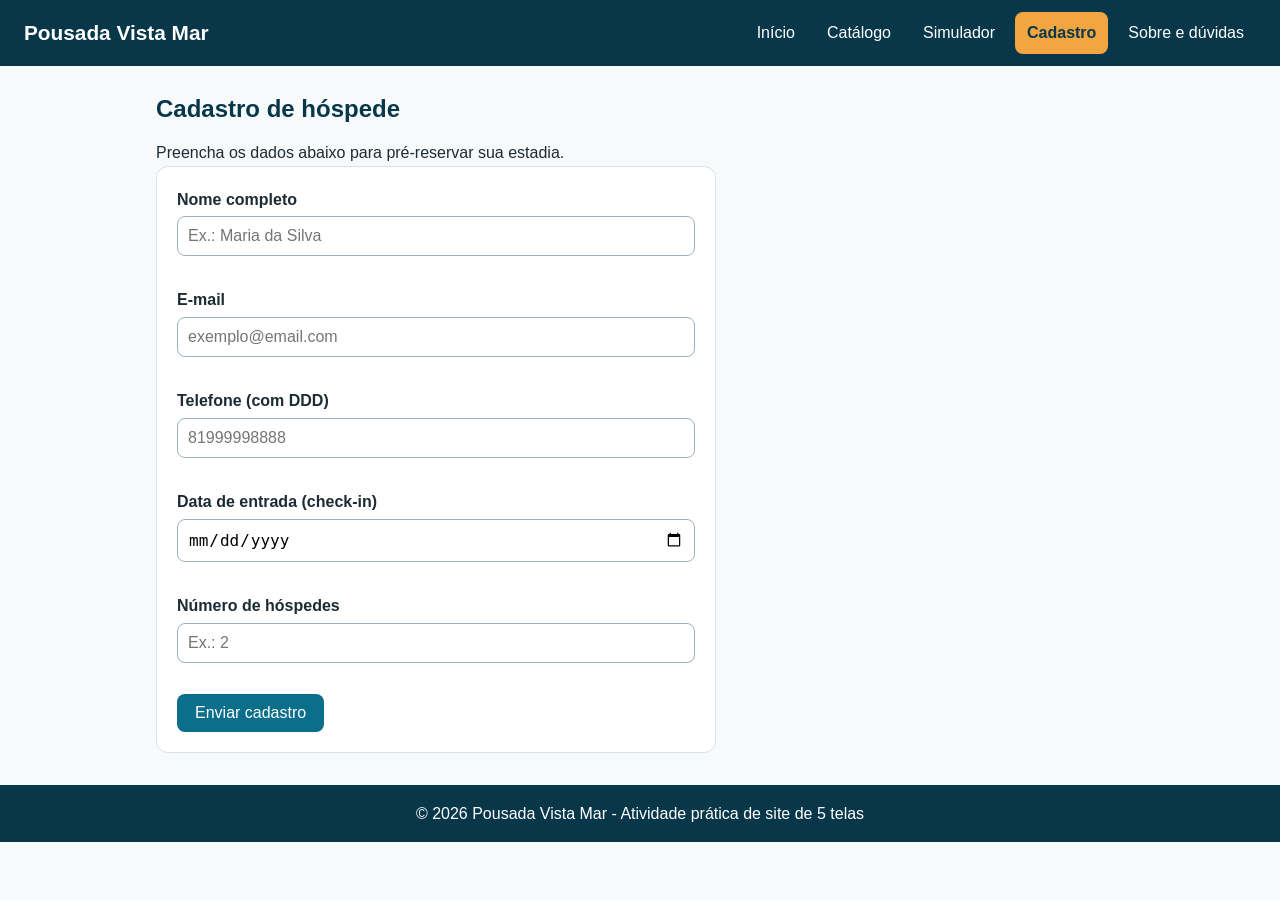
<file: cadastro.html>
<!DOCTYPE html>
<html lang="pt-BR">
<head>
  <meta charset="UTF-8">
  <meta name="viewport" content="width=device-width, initial-scale=1.0">
  <meta name="description" content="Cadastro de hóspedes da Pousada Vista Mar.">
  <title>Cadastro | Pousada Vista Mar</title>
  <link rel="stylesheet" href="style.css">
</head>
<body>
  <header class="topo">
    <h1>Pousada Vista Mar</h1>
    <nav class="menu" aria-label="Menu principal">
      <ul>
        <li><a href="index.html">Início</a></li>
        <li><a href="catalogo.html">Catálogo</a></li>
        <li><a href="simulador.html">Simulador</a></li>
        <li><a href="cadastro.html" aria-current="page">Cadastro</a></li>
        <li><a href="sobre.html">Sobre e dúvidas</a></li>
      </ul>
    </nav>
  </header>
  <main>
    <section>
      <h2>Cadastro de hóspede</h2>
      <p>Preencha os dados abaixo para pré-reservar sua estadia.</p>
      <!-- novalidate: desliga a validação do navegador para usarmos a nossa, em JavaScript -->
      <form id="form-cadastro" novalidate>
        <div class="campo">
          <label for="nome">Nome completo</label>
          <input type="text" id="nome" name="nome" placeholder="Ex.: Maria da Silva">
          <p class="erro" id="erro-nome"></p>
        </div>
        <div class="campo">
          <label for="email">E-mail</label>
          <input type="email" id="email" name="email" placeholder="exemplo@email.com">
          <p class="erro" id="erro-email"></p>
        </div>
        <div class="campo">
          <label for="telefone">Telefone (com DDD)</label>
          <input type="tel" id="telefone" name="telefone" placeholder="81999998888">
          <p class="erro" id="erro-telefone"></p>
        </div>
        <div class="campo">
          <label for="checkin">Data de entrada (check-in)</label>
          <input type="date" id="checkin" name="checkin">
          <p class="erro" id="erro-checkin"></p>
        </div>
        <div class="campo">
          <label for="hospedes">Número de hóspedes</label>
          <input type="number" id="hospedes" name="hospedes" min="1" max="10" placeholder="Ex.: 2">
          <p class="erro" id="erro-hospedes"></p>
        </div>
        <button type="submit">Enviar cadastro</button>
      </form>
      <div class="sucesso" id="mensagem-sucesso" role="status" hidden></div>
    </section>
  </main>
  <footer class="rodape">
    <p>&copy; 2026 Pousada Vista Mar - Atividade prática de site de 5 telas</p>
  </footer>
  <script src="script.js"></script>
</body>
</html>
</file>
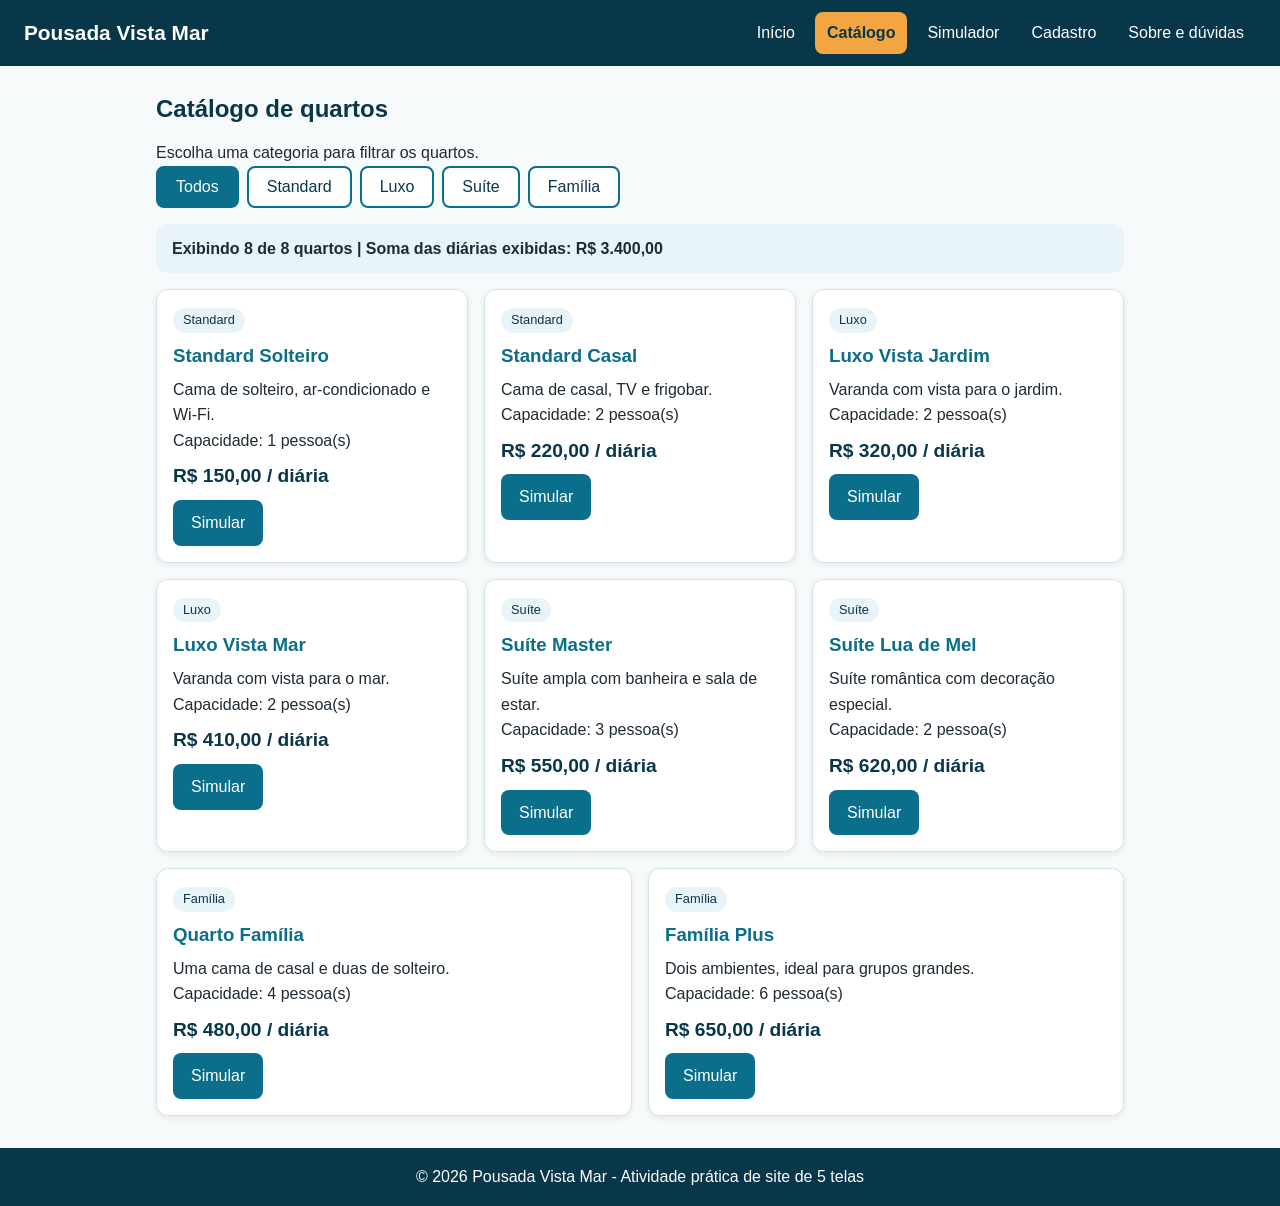
<file: catalogo.html>
<!DOCTYPE html>
<html lang="pt-BR">
<head>
  <meta charset="UTF-8">
  <meta name="viewport" content="width=device-width, initial-scale=1.0">
  <meta name="description" content="Catálogo de quartos da Pousada Vista Mar com filtro por categoria.">
  <title>Catálogo | Pousada Vista Mar</title>
  <link rel="stylesheet" href="style.css">
</head>
<body>
  <header class="topo">
    <h1>Pousada Vista Mar</h1>
    <nav class="menu" aria-label="Menu principal">
      <ul>
        <li><a href="index.html">Início</a></li>
        <li><a href="catalogo.html" aria-current="page">Catálogo</a></li>
        <li><a href="simulador.html">Simulador</a></li>
        <li><a href="cadastro.html">Cadastro</a></li>
        <li><a href="sobre.html">Sobre e dúvidas</a></li>
      </ul>
    </nav>
  </header>

  <main>
    <section>
      <h2>Catálogo de quartos</h2>
      <p>Escolha uma categoria para filtrar os quartos.</p>

      <!-- Botões de filtro: o JavaScript lê o data-categoria de cada um -->
      <div class="filtros" aria-label="Filtro por categoria">
        <button type="button" class="filtro ativo" data-categoria="Todos">Todos</button>
        <button type="button" class="filtro" data-categoria="Standard">Standard</button>
        <button type="button" class="filtro" data-categoria="Luxo">Luxo</button>
        <button type="button" class="filtro" data-categoria="Suíte">Suíte</button>
        <button type="button" class="filtro" data-categoria="Família">Família</button>
      </div>

      <!-- Contador de itens e total (preenchido pelo JavaScript) -->
      <p class="resumo-catalogo" id="contador" aria-live="polite"></p>

      <!-- Os cartões são criados pelo JavaScript a partir do array -->
      <div class="cards" id="lista-quartos"></div>
    </section>
  </main>

  <footer class="rodape">
    <p>&copy; 2026 Pousada Vista Mar - Atividade prática de site de 5 telas</p>
  </footer>

  <script src="script.js"></script>
</body>
</html>
</file>
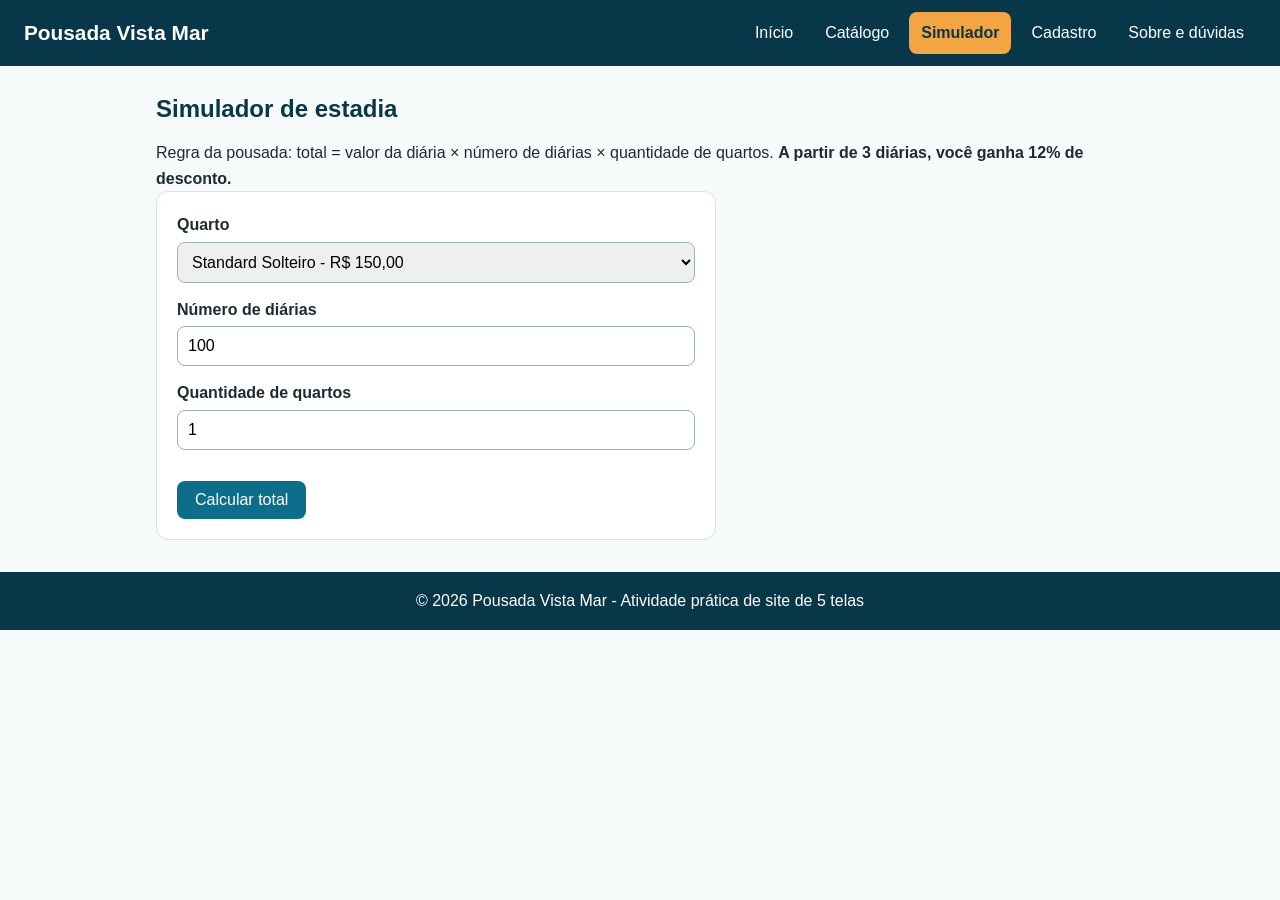
<file: Simulado.html>
<!DOCTYPE html>
<html lang="pt-BR">
<head>
  <meta charset="UTF-8">
  <meta name="viewport" content="width=device-width, initial-scale=1.0">
  <meta name="description" content="Simulador de estadia da Pousada Vista Mar: calcule o total com desconto.">
  <title>Simulador | Pousada Vista Mar</title>
  <link rel="stylesheet" href="style.css">
</head>
<body>
  <header class="topo">
    <h1>Pousada Vista Mar</h1>
    <nav class="menu" aria-label="Menu principal">
      <ul>
        <li><a href="index.html">Início</a></li>
        <li><a href="catalogo.html">Catálogo</a></li>
        <li><a href="simulador.html" aria-current="page">Simulador</a></li>
        <li><a href="cadastro.html">Cadastro</a></li>
        <li><a href="sobre.html">Sobre e dúvidas</a></li>
      </ul>
    </nav>
  </header>
  <main>
    <section>
      <h2>Simulador de estadia</h2>
      <p>
        Regra da pousada: total = valor da diária &times; número de diárias &times; quantidade de quartos.
        <strong>A partir de 3 diárias, você ganha 12% de desconto.</strong>
      </p>
      <form id="form-simulador" novalidate>
        <div class="campo">
          <label for="quarto">Quarto</label>
          <!-- As opções são criadas pelo JavaScript a partir do array -->
          <select id="quarto" name="quarto"></select>
        </div>
        <div class="campo">
          <label for="diarias">Número de diárias</label>
          <input type="number" id="diarias" name="diarias" min="1" value="100">
        </div>
        <div class="campo">
          <label for="quantidade">Quantidade de quartos</label>
          <input type="number" id="quantidade" name="quantidade" min="1" value="1">
        </div>
        <p class="erro" id="erro-simulador" role="alert"></p>
        <button type="submit">Calcular total</button>
      </form>
      <div class="resultado" id="resultado" aria-live="polite" hidden></div>
    </section>
  </main>
  <footer class="rodape">
    <p>&copy; 2026 Pousada Vista Mar - Atividade prática de site de 5 telas</p>
  </footer>
  <script src="script.js"></script>
</body>
</html>
</file>
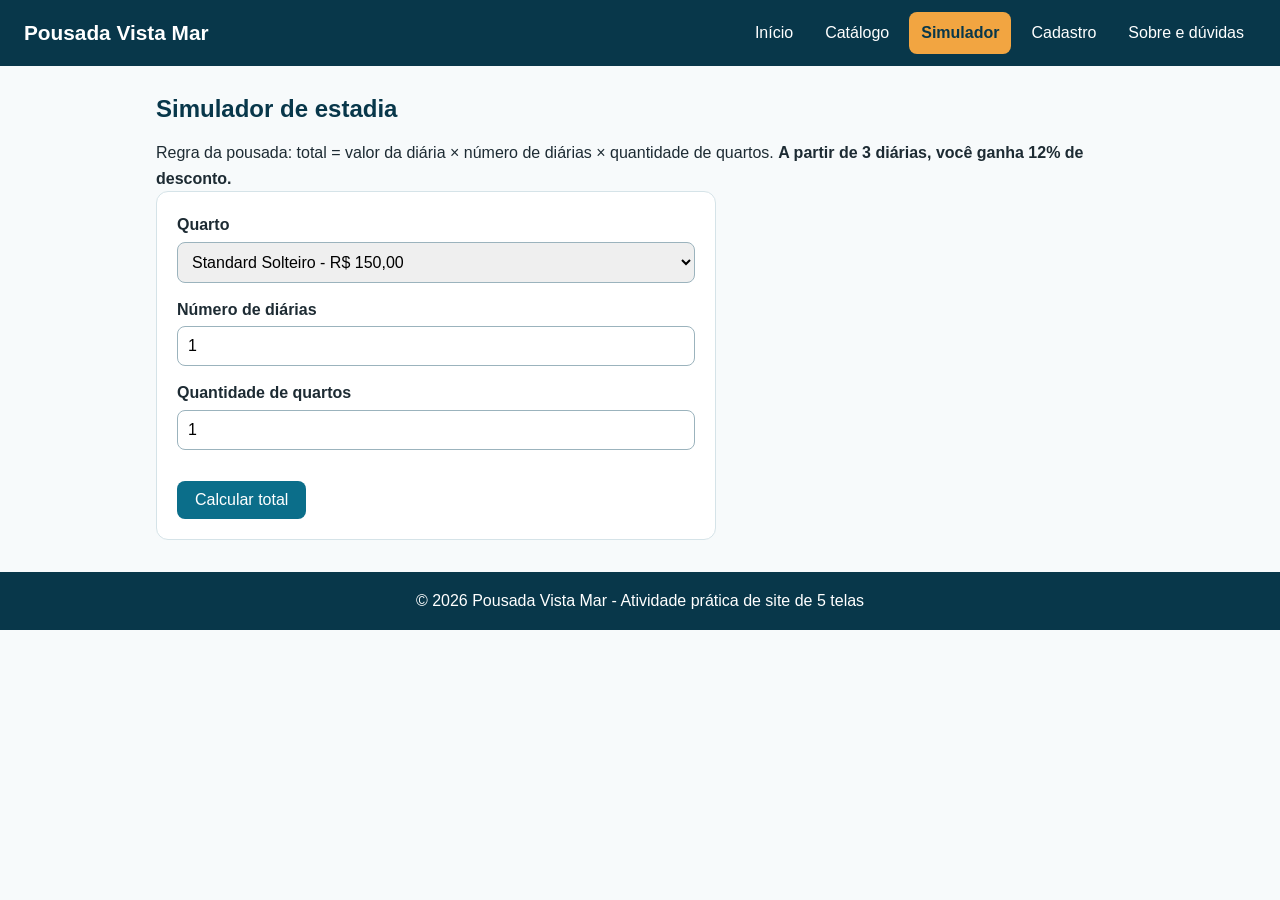
<file: Simulador.html>
<!DOCTYPE html>
<html lang="pt-BR">
<head>
  <meta charset="UTF-8">
  <meta name="viewport" content="width=device-width, initial-scale=1.0">
  <meta name="description" content="Simulador de estadia da Pousada Vista Mar: calcule o total com desconto.">
  <title>Simulador | Pousada Vista Mar</title>
  <link rel="stylesheet" href="style.css">
</head>
<body>
  <header class="topo">
    <h1>Pousada Vista Mar</h1>
    <nav class="menu" aria-label="Menu principal">
      <ul>
        <li><a href="index.html">Início</a></li>
        <li><a href="catalogo.html">Catálogo</a></li>
        <li><a href="simulador.html" aria-current="page">Simulador</a></li>
        <li><a href="cadastro.html">Cadastro</a></li>
        <li><a href="sobre.html">Sobre e dúvidas</a></li>
      </ul>
    </nav>
  </header>

  <main>
    <section>
      <h2>Simulador de estadia</h2>
      <p>
        Regra da pousada: total = valor da diária &times; número de diárias &times; quantidade de quartos.
        <strong>A partir de 3 diárias, você ganha 12% de desconto.</strong>
      </p>

      <form id="form-simulador" novalidate>
        <div class="campo">
          <label for="quarto">Quarto</label>
          <!-- As opções são criadas pelo JavaScript a partir do array -->
          <select id="quarto" name="quarto"></select>
        </div>

        <div class="campo">
          <label for="diarias">Número de diárias</label>
          <input type="number" id="diarias" name="diarias" min="1" value="1">
        </div>

        <div class="campo">
          <label for="quantidade">Quantidade de quartos</label>
          <input type="number" id="quantidade" name="quantidade" min="1" value="1">
        </div>

        <p class="erro" id="erro-simulador" role="alert"></p>

        <button type="submit">Calcular total</button>
      </form>

      <div class="resultado" id="resultado" aria-live="polite" hidden></div>
    </section>
  </main>

  <footer class="rodape">
    <p>&copy; 2026 Pousada Vista Mar - Atividade prática de site de 5 telas</p>
  </footer>

  <script src="script.js"></script>
</body>
</html>
</file>
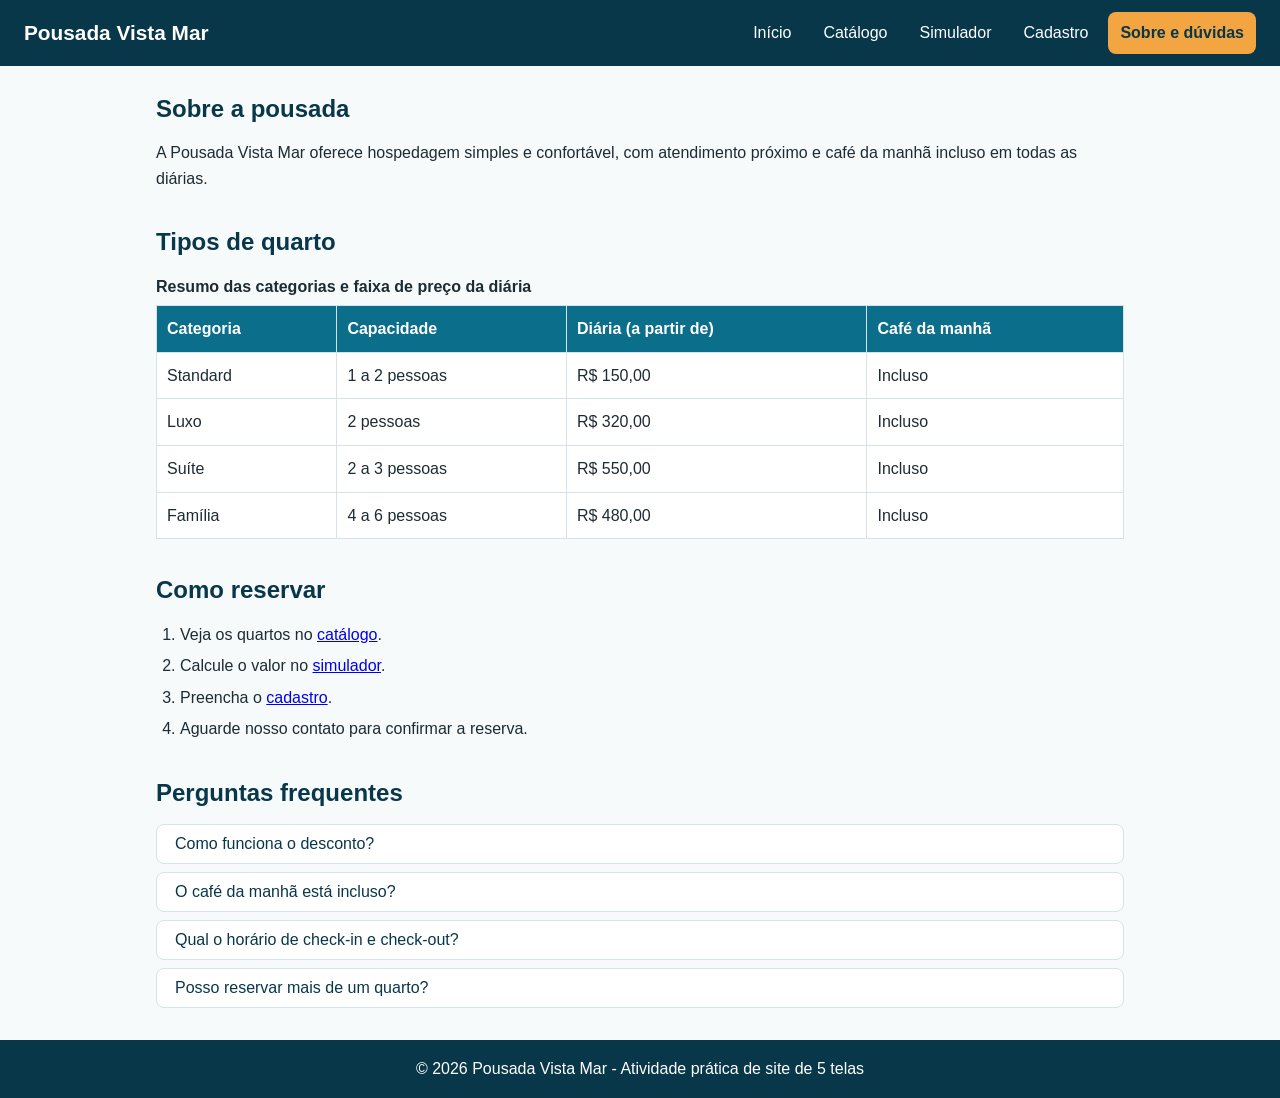
<file: sobre.html>
<!DOCTYPE html>
<html lang="pt-BR">
<head>
  <meta charset="UTF-8">
  <meta name="viewport" content="width=device-width, initial-scale=1.0">
  <meta name="description" content="Sobre a Pousada Vista Mar: tipos de quarto, como reservar e perguntas frequentes.">
  <title>Sobre e dúvidas | Pousada Vista Mar</title>
  <link rel="stylesheet" href="style.css">
</head>
<body>
  <header class="topo">
    <h1>Pousada Vista Mar</h1>
    <nav class="menu" aria-label="Menu principal">
      <ul>
        <li><a href="index.html">Início</a></li>
        <li><a href="catalogo.html">Catálogo</a></li>
        <li><a href="simulador.html">Simulador</a></li>
        <li><a href="cadastro.html">Cadastro</a></li>
        <li><a href="sobre.html" aria-current="page">Sobre e dúvidas</a></li>
      </ul>
    </nav>
  </header>
  <main>
    <section>
      <h2>Sobre a pousada</h2>
      <p>
        A Pousada Vista Mar oferece hospedagem simples e confortável, com atendimento
        próximo e café da manhã incluso em todas as diárias.
      </p>
    </section>
    <section>
      <h2>Tipos de quarto</h2>
      <table>
        <caption>Resumo das categorias e faixa de preço da diária</caption>
        <thead>
          <tr>
            <th scope="col">Categoria</th>
            <th scope="col">Capacidade</th>
            <th scope="col">Diária (a partir de)</th>
            <th scope="col">Café da manhã</th>
          </tr>
        </thead>
        <tbody>
          <tr>
            <td>Standard</td>
            <td>1 a 2 pessoas</td>
            <td>R$ 150,00</td>
            <td>Incluso</td>
          </tr>
          <tr>
            <td>Luxo</td>
            <td>2 pessoas</td>
            <td>R$ 320,00</td>
            <td>Incluso</td>
          </tr>
          <tr>
            <td>Suíte</td>
            <td>2 a 3 pessoas</td>
            <td>R$ 550,00</td>
            <td>Incluso</td>
          </tr>
          <tr>
            <td>Família</td>
            <td>4 a 6 pessoas</td>
            <td>R$ 480,00</td>
            <td>Incluso</td>
          </tr>
        </tbody>
      </table>
    </section>
    <section>
      <h2>Como reservar</h2>
      <ol>
        <li>Veja os quartos no <a href="catalogo.html">catálogo</a>.</li>
        <li>Calcule o valor no <a href="simulador.html">simulador</a>.</li>
        <li>Preencha o <a href="cadastro.html">cadastro</a>.</li>
        <li>Aguarde nosso contato para confirmar a reserva.</li>
      </ol>
    </section>
    <section>
      <h2>Perguntas frequentes</h2>
      <!-- Cada pergunta é um botão; ao clicar, o JavaScript mostra ou esconde a resposta -->
      <div class="faq-item">
        <button type="button" class="faq-pergunta" aria-expanded="false">Como funciona o desconto?</button>
        <p class="faq-resposta" hidden>A partir de 3 diárias, o valor total da estadia recebe 12% de desconto.</p>
      </div>
      <div class="faq-item">
        <button type="button" class="faq-pergunta" aria-expanded="false">O café da manhã está incluso?</button>
        <p class="faq-resposta" hidden>Sim, o café da manhã está incluso em todas as diárias, de todas as categorias.</p>
      </div>
      <div class="faq-item">
        <button type="button" class="faq-pergunta" aria-expanded="false">Qual o horário de check-in e check-out?</button>
        <p class="faq-resposta" hidden>O check-in começa às 14h e o check-out vai até as 12h.</p>
      </div>
      <div class="faq-item">
        <button type="button" class="faq-pergunta" aria-expanded="false">Posso reservar mais de um quarto?</button>
        <p class="faq-resposta" hidden>Pode. No simulador, informe a quantidade de quartos e veja o total.</p>
      </div>
    </section>
  </main>
  <footer class="rodape">
    <p>&copy; 2026 Pousada Vista Mar - Atividade prática de site de 5 telas</p>
  </footer>
  <script src="script.js"></script>
</body>
</html>
</file>
<file: style.css>
/* =========================================================
   style.css - Pousada Vista Mar
   Um único arquivo de estilos para as 5 telas.
   ========================================================= */

/* 1) VARIÁVEIS DE COR (:root)
   Para mudar o visual do site inteiro, basta trocar as cores aqui. */
:root {
  --cor-primaria: #0b6e8a;
  --cor-escura: #08374a;
  --cor-clara: #e8f4f8;
  --cor-destaque: #f2a541;
  --cor-texto: #1d2b33;
  --cor-borda: #d5e3e8;
  --cor-erro: #c0392b;
  --cor-ok: #1e8449;
  --raio: 12px;
}

/* 2) RESET BÁSICO
   box-sizing: border-box faz o padding entrar na largura do elemento. */
* {
  box-sizing: border-box;
  margin: 0;
  padding: 0;
}

body {
  font-family: Arial, Helvetica, sans-serif;
  color: var(--cor-texto);
  background: #f7fafb;
  line-height: 1.6;
}

/* 3) CABEÇALHO E MENU (mesmo menu nas 5 telas) */
.topo {
  background: var(--cor-escura);
  color: #fff;
  display: flex;
  justify-content: space-between;
  align-items: center;
  flex-wrap: wrap;
  gap: 12px;
  padding: 12px 24px;
}

.topo h1 {
  font-size: 1.3rem;
}

.menu ul {
  list-style: none;
  display: flex;
  flex-wrap: wrap;
  gap: 8px;
}

.menu a {
  color: #fff;
  text-decoration: none;
  padding: 8px 12px;
  border-radius: 8px;
  display: inline-block;
}

.menu a:hover,
.menu a:focus {
  background: var(--cor-primaria);
  outline: 2px solid var(--cor-destaque);
}

/* Link da página atual */
.menu a[aria-current="page"] {
  background: var(--cor-destaque);
  color: var(--cor-escura);
  font-weight: bold;
}

/* 4) CONTEÚDO PRINCIPAL */
main {
  max-width: 1000px;
  margin: 24px auto;
  padding: 0 16px;
}

main h2 {
  color: var(--cor-escura);
  margin-bottom: 12px;
}

section {
  margin-bottom: 32px;
}

.apresentacao img {
  width: 100%;
  height: auto;
  border-radius: var(--raio);
  margin: 12px 0;
}

/* 5) CARTÕES (flexbox + box model) */
.cards {
  display: flex;
  flex-wrap: wrap;
  gap: 16px;
}

.card {
  flex: 1 1 260px;
  background: #fff;
  border: 1px solid var(--cor-borda);
  border-radius: var(--raio);
  padding: 16px;
  box-shadow: 0 2px 6px rgba(0, 0, 0, 0.08);
  transition: transform 0.2s, box-shadow 0.2s;
}

.card:hover {
  transform: translateY(-4px);
  box-shadow: 0 6px 14px rgba(0, 0, 0, 0.15);
}

.card h3 {
  color: var(--cor-primaria);
  margin-bottom: 6px;
}

.etiqueta {
  display: inline-block;
  background: var(--cor-clara);
  color: var(--cor-escura);
  font-size: 0.8rem;
  padding: 2px 10px;
  border-radius: 20px;
  margin-bottom: 8px;
}

.preco {
  font-size: 1.2rem;
  font-weight: bold;
  color: var(--cor-escura);
  margin: 8px 0;
}

/* 6) BOTÕES E LINKS EM FORMA DE BOTÃO */
.botao,
button {
  background: var(--cor-primaria);
  color: #fff;
  border: none;
  padding: 10px 18px;
  border-radius: 8px;
  font-size: 1rem;
  cursor: pointer;
  text-decoration: none;
  display: inline-block;
}

.botao:hover,
button:hover {
  background: var(--cor-escura);
}

.botao:focus,
button:focus,
input:focus,
select:focus {
  outline: 3px solid var(--cor-destaque);
}

/* Botões de filtro do catálogo */
.filtros {
  display: flex;
  flex-wrap: wrap;
  gap: 8px;
  margin-bottom: 16px;
}

.filtro {
  background: #fff;
  color: var(--cor-escura);
  border: 2px solid var(--cor-primaria);
}

.filtro:hover {
  background: var(--cor-clara);
}

.filtro.ativo {
  background: var(--cor-primaria);
  color: #fff;
}

.resumo-catalogo {
  background: var(--cor-clara);
  padding: 12px 16px;
  border-radius: var(--raio);
  margin-bottom: 16px;
  font-weight: bold;
}

/* 7) FORMULÁRIOS (simulador e cadastro) */
form {
  background: #fff;
  border: 1px solid var(--cor-borda);
  border-radius: var(--raio);
  padding: 20px;
  max-width: 560px;
}

.campo {
  margin-bottom: 14px;
}

label {
  display: block;
  font-weight: bold;
  margin-bottom: 4px;
}

input,
select {
  width: 100%;
  padding: 10px;
  border: 1px solid #9bb3bd;
  border-radius: 8px;
  font-size: 1rem;
}

.erro {
  color: var(--cor-erro);
  font-size: 0.9rem;
  min-height: 1.2em;
}

input.invalido {
  border-color: var(--cor-erro);
}

.resultado {
  margin-top: 16px;
  padding: 16px;
  background: var(--cor-clara);
  border-radius: var(--raio);
  max-width: 560px;
}

.resultado p {
  margin-bottom: 4px;
}

.total-final {
  font-size: 1.3rem;
  font-weight: bold;
  color: var(--cor-escura);
}

.sucesso {
  margin-top: 16px;
  padding: 12px 16px;
  background: #e6f4ea;
  color: var(--cor-ok);
  border-radius: var(--raio);
  max-width: 560px;
  font-weight: bold;
}

/* 8) TABELA */
table {
  width: 100%;
  border-collapse: collapse;
  background: #fff;
}

caption {
  text-align: left;
  font-weight: bold;
  margin-bottom: 6px;
}

th,
td {
  border: 1px solid var(--cor-borda);
  padding: 10px;
  text-align: left;
}

th {
  background: var(--cor-primaria);
  color: #fff;
}

tbody tr:hover {
  background: var(--cor-clara);
}

/* 9) LISTA ORDENADA */
ol {
  padding-left: 24px;
}

ol li {
  margin-bottom: 6px;
}

/* 10) PERGUNTAS FREQUENTES (abrem e fecham) */
.faq-item {
  margin-bottom: 8px;
}

.faq-pergunta {
  width: 100%;
  text-align: left;
  background: #fff;
  color: var(--cor-escura);
  border: 1px solid var(--cor-borda);
}

.faq-pergunta:hover {
  background: var(--cor-clara);
}

.faq-resposta {
  background: var(--cor-clara);
  padding: 12px 16px;
  border-radius: 0 0 8px 8px;
}

/* 11) RODAPÉ */
.rodape {
  background: var(--cor-escura);
  color: #fff;
  text-align: center;
  padding: 16px;
  margin-top: 32px;
}

/* 12) RESPONSIVO PARA CELULAR (até 600px) */
@media (max-width: 600px) {
  .topo {
    flex-direction: column;
    align-items: flex-start;
    padding: 12px 16px;
  }

  .menu ul {
    flex-direction: column;
    width: 100%;
  }

  .menu a {
    display: block;
  }

  main {
    margin: 16px auto;
  }

  th,
  td {
    padding: 6px;
    font-size: 0.85rem;
  }
}
</file>
